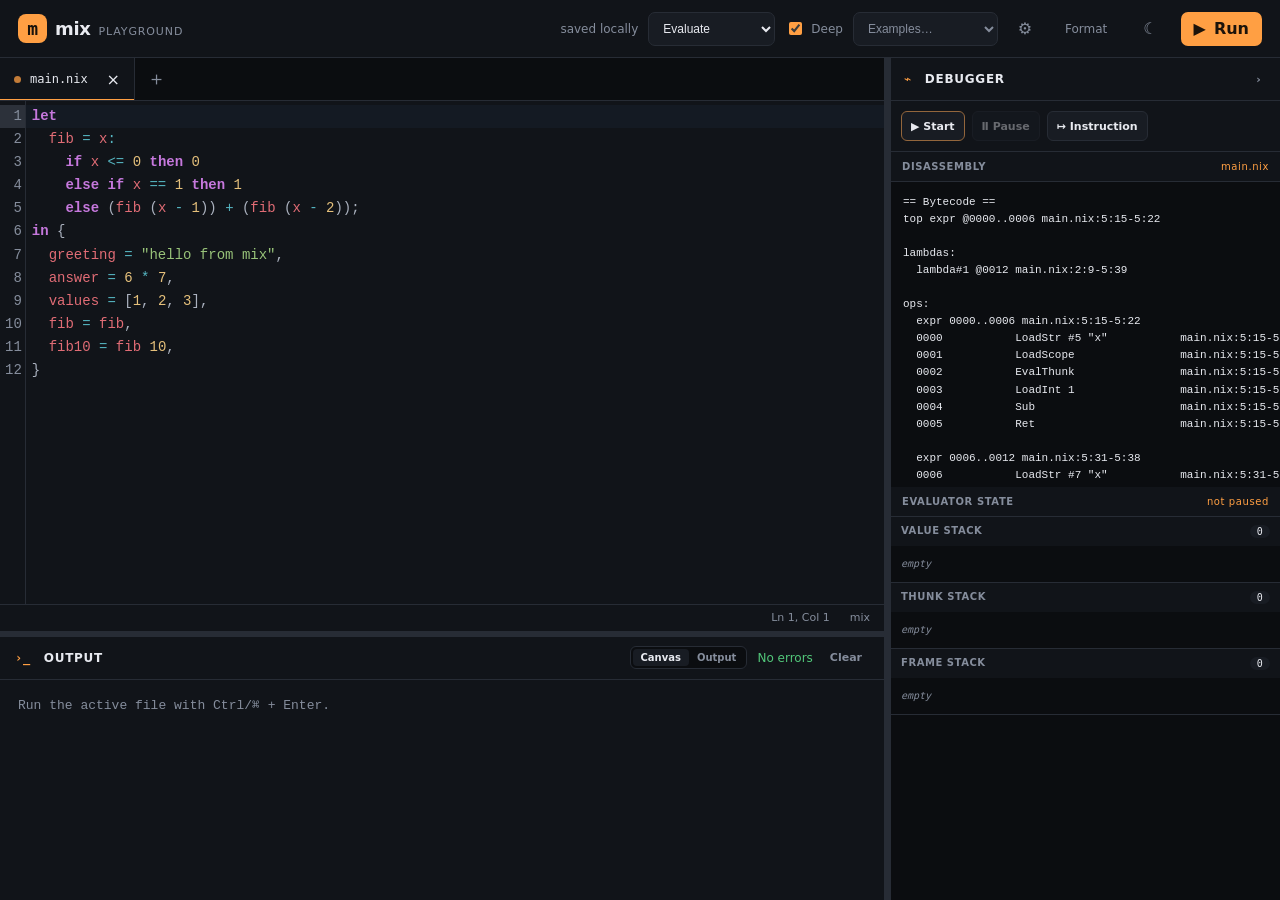
<file: index.html>
<!doctype html>
<html lang="en">
  <head>
    <meta charset="utf-8">
    <meta name="viewport" content="width=device-width, initial-scale=1">
    <meta name="description" content="A multi-file browser playground for the mix language">
    <title>mix playground</title>
    <link rel="stylesheet" href="style.css">
  <script src="./index-NRADBG5I.js" type="module" crossorigin></script></head>
  <body>
    <main id="app" class="app" hidden>
      <header class="topbar">
        <a class="brand" href="." aria-label="mix playground home">
          <span class="brand-mark">m</span><span>mix</span><small>playground</small>
        </a>
        <div class="top-actions">
          <span id="saveState" class="save-state">saved locally</span>
          <select id="runnerMode" class="runner-select" aria-label="Runner mode">
            <option value="evaluate">Evaluate</option>
            <option value="canvas">Canvas loop</option>
          </select>
          <label id="deepEvalLabel" class="deep-toggle">
            <input id="deepEval" type="checkbox" checked>
            Deep
          </label>
          <select id="exampleSelect" class="runner-select example-select" aria-label="Load an example">
            <option value="">Examples…</option>
            <option value="simple">Simple values</option>
            <option value="parser">Expression parser</option>
            <option value="interactive">Interactive canvas</option>
          </select>
          <details id="settingsMenu" class="settings-menu">
            <summary class="button subtle" aria-label="Evaluator settings" title="Evaluator settings">⚙</summary>
            <div class="settings-popover">
              <div class="settings-heading">Resource limits</div>
              <label>Frame stack<select id="maxFrames"></select></label>
              <label>Thunk stack<select id="maxThunks"></select></label>
              <label>Value stack<select id="maxValues"></select></label>
              <p>Changes restart and recompile the evaluator.</p>
            </div>
          </details>
          <button id="formatButton" class="button subtle format-button" type="button" title="Format active file (Shift+Alt+F)">Format</button>
          <button id="themeButton" class="button subtle" type="button" aria-label="Toggle theme">☾</button>
          <button id="runButton" class="button run" type="button"><span>▶</span> Run</button>
        </div>
      </header>

      <div id="workbench" class="workbench">
      <section class="workspace">
        <div class="editor-pane">
          <nav class="tabs" aria-label="Open files">
            <div id="tabList" class="tab-list" role="tablist"></div>
            <button id="newFileButton" class="new-tab" type="button" title="New file">＋</button>
          </nav>
          <div id="editor" class="editor"></div>
          <footer class="statusbar">
            <span id="cursorStatus">Ln 1, Col 1</span>
            <span>mix</span>
          </footer>
        </div>

        <div id="splitter" class="splitter" role="separator" aria-orientation="horizontal"></div>

        <section class="output-pane" aria-label="Program output">
          <header class="panel-header">
            <div><span class="prompt">›_</span> Output</div>
            <div class="panel-actions">
              <div id="runnerViewSwitch" class="runner-view-switch" hidden>
                <button id="canvasViewButton" class="runner-view-button active" type="button">Canvas</button>
                <button id="outputViewButton" class="runner-view-button" type="button">Output</button>
              </div>
              <span id="runStatus" class="run-status">Ready</span>
              <button id="clearButton" class="icon-button" type="button" title="Clear output">Clear</button>
            </div>
          </header>
          <canvas id="runnerCanvas" class="runner-canvas" tabindex="0" hidden></canvas>
          <pre id="output" class="output"><span class="muted">Run the active file with Ctrl/⌘ + Enter.</span></pre>
        </section>
      </section>
      <div id="debugSplitter" class="debug-splitter" role="separator" aria-orientation="vertical"></div>
      <aside id="debugPane" class="debug-pane" aria-label="Debugger">
        <header class="debug-header">
          <div><span class="prompt">⌁</span> Debugger</div>
          <button id="debugToggle" class="icon-button debug-toggle" type="button" title="Minimize debugger" aria-label="Minimize debugger">›</button>
        </header>
        <div class="debug-controls">
          <button id="debugStart" class="debug-control primary" type="button"><span>▶</span> Start</button>
          <button id="debugPause" class="debug-control" type="button"><span>Ⅱ</span> Pause</button>
          <button id="debugStepInstruction" class="debug-control" type="button"><span>↦</span> Instruction</button>
          <button id="debugStepFrame" class="debug-control canvas-debug-only" type="button"><span>▣</span> Frame</button>
        </div>
        <div id="frameTimings" class="frame-timings canvas-debug-only" aria-label="Frame calculation timings">
          <span class="timing-label">Frame compute</span>
          <span><small>current</small><strong id="frameTimeCurrent">—</strong></span>
          <span><small>avg 60</small><strong id="frameTimeAverage">—</strong></span>
          <span><small>min</small><strong id="frameTimeMin">—</strong></span>
          <span><small>max</small><strong id="frameTimeMax">—</strong></span>
          <span class="timing-label">Frame work</span>
          <span><small>steps</small><strong id="frameStepsCurrent">—</strong></span>
          <span><small>avg 60</small><strong id="frameStepsAverage">—</strong></span>
          <span><small>steps / time</small><strong id="frameRateCurrent">—</strong></span>
          <span><small>avg rate</small><strong id="frameRateAverage">—</strong></span>
        </div>
        <div class="debug-section-title">
          <span>Disassembly</span>
          <span id="debugProgramStatus">not compiled</span>
        </div>
        <pre id="disassembly" class="disassembly"><span class="muted">Compiled bytecode will appear here.</span></pre>
        <div class="debug-section-title">
          <span>Evaluator state</span>
          <span id="evaluatorStatus">not paused</span>
        </div>
        <div class="evaluator-state">
          <section class="stack-inspector">
            <h3>Value stack <span id="valueStackCount">0</span></h3>
            <div id="valueStack" class="stack-list"></div>
          </section>
          <section class="stack-inspector">
            <h3>Thunk stack <span id="thunkStackCount">0</span></h3>
            <div id="thunkStack" class="stack-list"></div>
          </section>
          <section class="stack-inspector">
            <h3>Frame stack <span id="frameStackCount">0</span></h3>
            <div id="frameStack" class="stack-list"></div>
          </section>
        </div>
      </aside>
      </div>
    </main>

    <dialog id="fileDialog" class="file-dialog" aria-labelledby="fileDialogTitle">
      <form id="fileDialogForm" class="file-dialog-card" novalidate>
        <div class="file-dialog-icon" aria-hidden="true">M</div>
        <div class="file-dialog-copy">
          <h2 id="fileDialogTitle">Create a new file</h2>
          <p id="fileDialogDescription">Give this source file a unique name.</p>
        </div>
        <label class="file-name-field" for="fileNameInput">
          <span>File name</span>
          <div class="file-name-input-wrap">
            <span aria-hidden="true">›</span>
            <input id="fileNameInput" type="text" autocomplete="off" spellcheck="false" aria-describedby="fileNameError">
          </div>
        </label>
        <p id="fileNameError" class="file-name-error" role="alert" aria-live="polite"></p>
        <div class="file-dialog-actions">
          <button id="fileDialogCancel" class="dialog-button cancel" type="button">Cancel</button>
          <button id="fileDialogSubmit" class="dialog-button confirm" type="submit">Create file</button>
        </div>
      </form>
    </dialog>

    <dialog id="deleteDialog" class="file-dialog" aria-labelledby="deleteDialogTitle">
      <form id="deleteDialogForm" class="file-dialog-card delete-dialog-card">
        <div class="file-dialog-icon danger" aria-hidden="true">!</div>
        <div class="file-dialog-copy">
          <h2 id="deleteDialogTitle">Delete this file?</h2>
          <p id="deleteDialogDescription"></p>
        </div>
        <div class="delete-warning">
          This file has content. Closing its tab will permanently delete it from this browser project.
        </div>
        <div class="file-dialog-actions">
          <button id="deleteDialogCancel" class="dialog-button cancel" type="button">Keep file</button>
          <button class="dialog-button danger" type="submit">Delete file</button>
        </div>
      </form>
    </dialog>

    <div id="loading" class="loading"><span class="loader"></span> Loading mix…</div>
    
  </body>
</html>
</file>
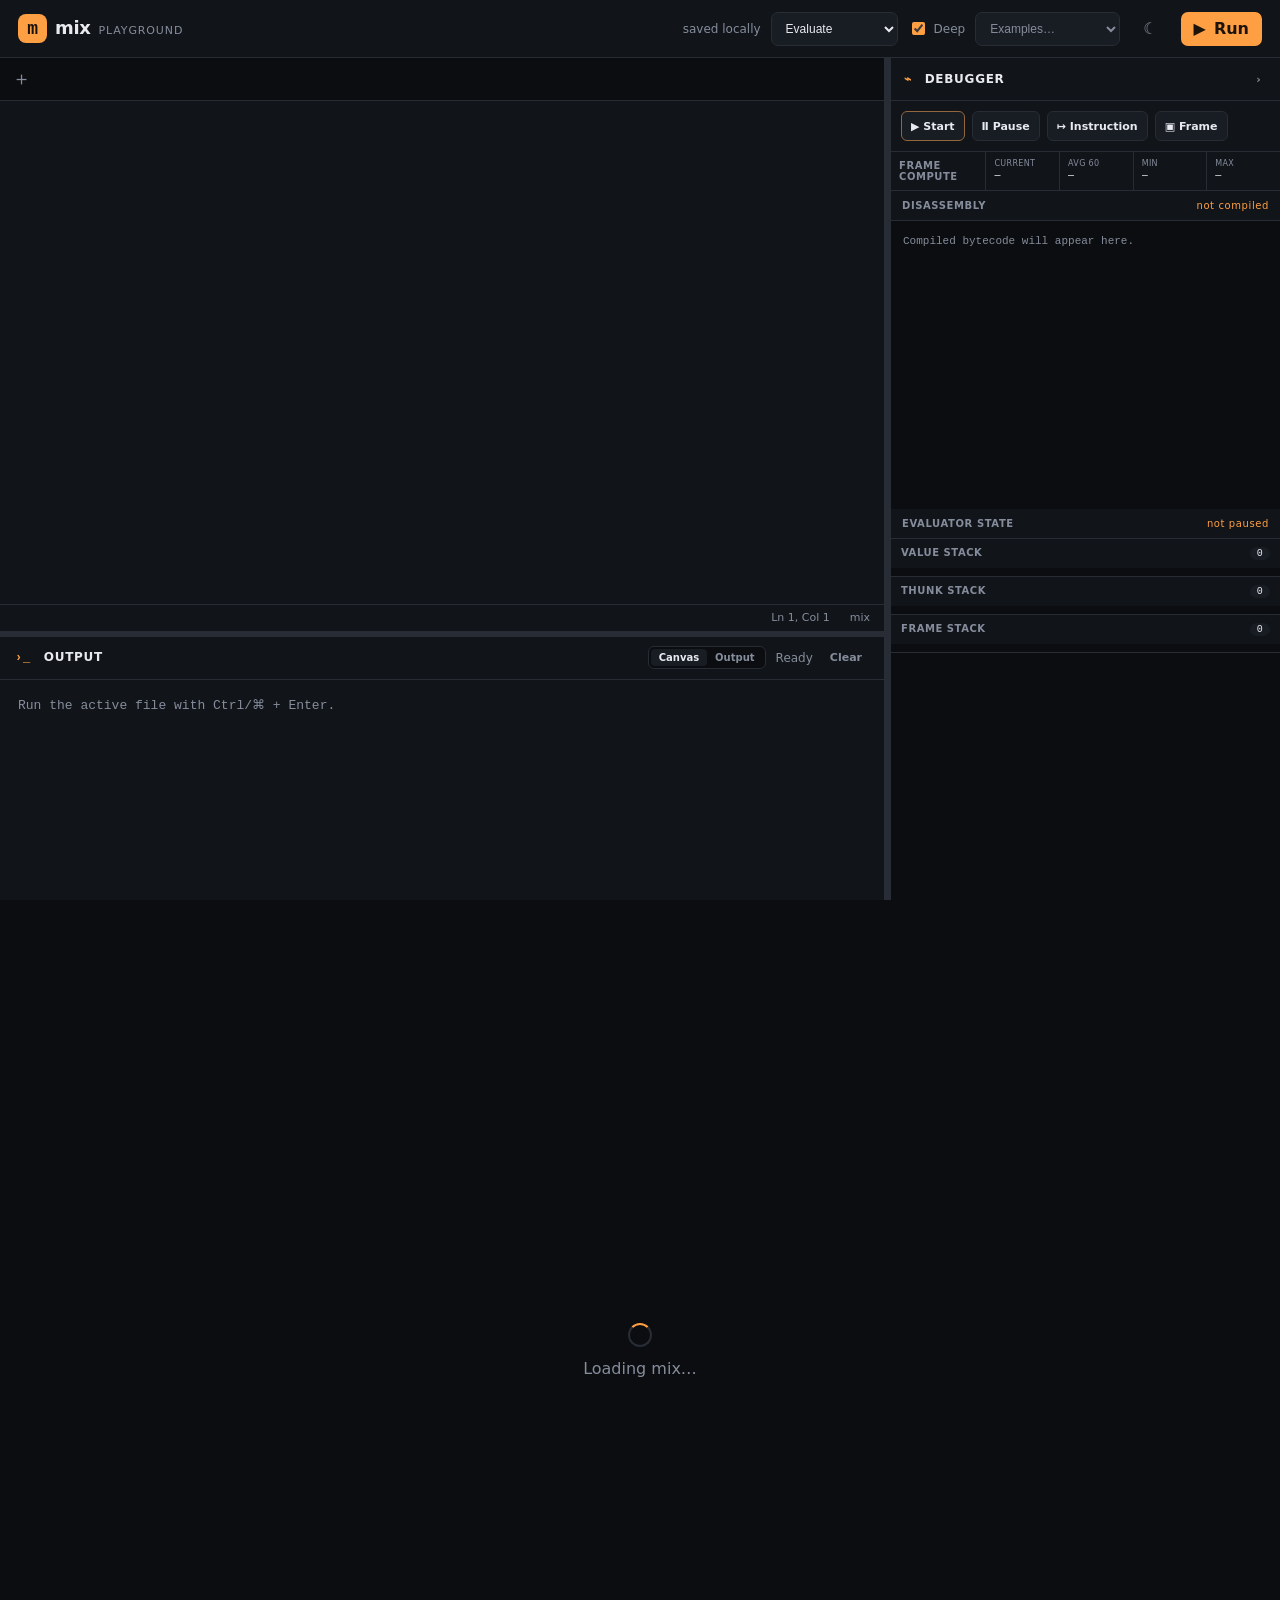
<file: web/root/index.html>
<!doctype html>
<html lang="en">
  <head>
    <meta charset="utf-8">
    <meta name="viewport" content="width=device-width, initial-scale=1">
    <meta name="description" content="A multi-file browser playground for the mix language">
    <title>mix playground</title>
    <link rel="stylesheet" href="style.css">
  </head>
  <body>
    <main id="app" class="app" hidden>
      <header class="topbar">
        <a class="brand" href="." aria-label="mix playground home">
          <span class="brand-mark">m</span><span>mix</span><small>playground</small>
        </a>
        <div class="top-actions">
          <span id="saveState" class="save-state">saved locally</span>
          <select id="runnerMode" class="runner-select" aria-label="Runner mode">
            <option value="evaluate">Evaluate</option>
            <option value="canvas">Canvas loop</option>
          </select>
          <label id="deepEvalLabel" class="deep-toggle">
            <input id="deepEval" type="checkbox" checked>
            Deep
          </label>
          <select id="exampleSelect" class="runner-select example-select" aria-label="Load an example">
            <option value="">Examples…</option>
            <option value="simple">Simple values</option>
            <option value="interactive">Interactive canvas</option>
          </select>
          <button id="themeButton" class="button subtle" type="button" aria-label="Toggle theme">☾</button>
          <button id="runButton" class="button run" type="button"><span>▶</span> Run</button>
        </div>
      </header>

      <div id="workbench" class="workbench">
      <section class="workspace">
        <div class="editor-pane">
          <nav class="tabs" aria-label="Open files">
            <div id="tabList" class="tab-list" role="tablist"></div>
            <button id="newFileButton" class="new-tab" type="button" title="New file">＋</button>
          </nav>
          <div id="editor" class="editor"></div>
          <footer class="statusbar">
            <span id="cursorStatus">Ln 1, Col 1</span>
            <span>mix</span>
          </footer>
        </div>

        <div id="splitter" class="splitter" role="separator" aria-orientation="horizontal"></div>

        <section class="output-pane" aria-label="Program output">
          <header class="panel-header">
            <div><span class="prompt">›_</span> Output</div>
            <div class="panel-actions">
              <div id="runnerViewSwitch" class="runner-view-switch" hidden>
                <button id="canvasViewButton" class="runner-view-button active" type="button">Canvas</button>
                <button id="outputViewButton" class="runner-view-button" type="button">Output</button>
              </div>
              <span id="runStatus" class="run-status">Ready</span>
              <button id="clearButton" class="icon-button" type="button" title="Clear output">Clear</button>
            </div>
          </header>
          <canvas id="runnerCanvas" class="runner-canvas" tabindex="0" hidden></canvas>
          <pre id="output" class="output"><span class="muted">Run the active file with Ctrl/⌘ + Enter.</span></pre>
        </section>
      </section>
      <div id="debugSplitter" class="debug-splitter" role="separator" aria-orientation="vertical"></div>
      <aside id="debugPane" class="debug-pane" aria-label="Debugger">
        <header class="debug-header">
          <div><span class="prompt">⌁</span> Debugger</div>
          <button id="debugToggle" class="icon-button debug-toggle" type="button" title="Minimize debugger" aria-label="Minimize debugger">›</button>
        </header>
        <div class="debug-controls">
          <button id="debugStart" class="debug-control primary" type="button"><span>▶</span> Start</button>
          <button id="debugPause" class="debug-control" type="button"><span>Ⅱ</span> Pause</button>
          <button id="debugStepInstruction" class="debug-control" type="button"><span>↦</span> Instruction</button>
          <button id="debugStepFrame" class="debug-control canvas-debug-only" type="button"><span>▣</span> Frame</button>
        </div>
        <div id="frameTimings" class="frame-timings canvas-debug-only" aria-label="Frame calculation timings">
          <span class="timing-label">Frame compute</span>
          <span><small>current</small><strong id="frameTimeCurrent">—</strong></span>
          <span><small>avg 60</small><strong id="frameTimeAverage">—</strong></span>
          <span><small>min</small><strong id="frameTimeMin">—</strong></span>
          <span><small>max</small><strong id="frameTimeMax">—</strong></span>
        </div>
        <div class="debug-section-title">
          <span>Disassembly</span>
          <span id="debugProgramStatus">not compiled</span>
        </div>
        <pre id="disassembly" class="disassembly"><span class="muted">Compiled bytecode will appear here.</span></pre>
        <div class="debug-section-title">
          <span>Evaluator state</span>
          <span id="evaluatorStatus">not paused</span>
        </div>
        <div class="evaluator-state">
          <section class="stack-inspector">
            <h3>Value stack <span id="valueStackCount">0</span></h3>
            <div id="valueStack" class="stack-list"></div>
          </section>
          <section class="stack-inspector">
            <h3>Thunk stack <span id="thunkStackCount">0</span></h3>
            <div id="thunkStack" class="stack-list"></div>
          </section>
          <section class="stack-inspector">
            <h3>Frame stack <span id="frameStackCount">0</span></h3>
            <div id="frameStack" class="stack-list"></div>
          </section>
        </div>
      </aside>
      </div>
    </main>

    <dialog id="fileDialog" class="file-dialog" aria-labelledby="fileDialogTitle">
      <form id="fileDialogForm" class="file-dialog-card" novalidate>
        <div class="file-dialog-icon" aria-hidden="true">M</div>
        <div class="file-dialog-copy">
          <h2 id="fileDialogTitle">Create a new file</h2>
          <p id="fileDialogDescription">Give this source file a unique name.</p>
        </div>
        <label class="file-name-field" for="fileNameInput">
          <span>File name</span>
          <div class="file-name-input-wrap">
            <span aria-hidden="true">›</span>
            <input id="fileNameInput" type="text" autocomplete="off" spellcheck="false" aria-describedby="fileNameError">
          </div>
        </label>
        <p id="fileNameError" class="file-name-error" role="alert" aria-live="polite"></p>
        <div class="file-dialog-actions">
          <button id="fileDialogCancel" class="dialog-button cancel" type="button">Cancel</button>
          <button id="fileDialogSubmit" class="dialog-button confirm" type="submit">Create file</button>
        </div>
      </form>
    </dialog>

    <dialog id="deleteDialog" class="file-dialog" aria-labelledby="deleteDialogTitle">
      <form id="deleteDialogForm" class="file-dialog-card delete-dialog-card">
        <div class="file-dialog-icon danger" aria-hidden="true">!</div>
        <div class="file-dialog-copy">
          <h2 id="deleteDialogTitle">Delete this file?</h2>
          <p id="deleteDialogDescription"></p>
        </div>
        <div class="delete-warning">
          This file has content. Closing its tab will permanently delete it from this browser project.
        </div>
        <div class="file-dialog-actions">
          <button id="deleteDialogCancel" class="dialog-button cancel" type="button">Keep file</button>
          <button class="dialog-button danger" type="submit">Delete file</button>
        </div>
      </form>
    </dialog>

    <div id="loading" class="loading"><span class="loader"></span> Loading mix…</div>
    <script type="module" src="src/main.ts"></script>
  </body>
</html>
</file>
<file: style.css>
:root {
  color-scheme: dark;
  --bg: #0b0d10;
  --surface: #111419;
  --surface-2: #181c23;
  --border: #272c35;
  --text: #e8eaf0;
  --muted: #858d9c;
  --accent: #ff9f43;
  --accent-2: #ffbd72;
  --success: #52c77a;
  --error: #ff6b72;
  --editor-height: 68%;
  --debug-width: 390px;
  font-family: Inter, ui-sans-serif, system-ui, sans-serif;
}

:root[data-theme="light"] {
  color-scheme: light;
  --bg: #f4f2ed;
  --surface: #fffefa;
  --surface-2: #ebe8e1;
  --border: #d7d2c8;
  --text: #202126;
  --muted: #73716d;
  --accent: #d7670a;
  --accent-2: #a74b00;
}

* { box-sizing: border-box; }
html, body { height: 100%; margin: 0; background: var(--bg); color: var(--text); }
button { font: inherit; color: inherit; }
.app { height: 100%; display: grid; grid-template-rows: 58px minmax(0, 1fr); }
.topbar { display: flex; align-items: center; justify-content: space-between; padding: 0 18px; border-bottom: 1px solid var(--border); background: var(--surface); }
.brand { display: flex; align-items: baseline; gap: 8px; color: var(--text); text-decoration: none; font-size: 18px; font-weight: 750; letter-spacing: -.02em; }
.brand-mark { display: grid; place-items: center; width: 29px; height: 29px; border-radius: 8px; background: var(--accent); color: #19120b; font-family: ui-monospace, monospace; }
.brand small { color: var(--muted); font-size: 11px; font-weight: 500; letter-spacing: .08em; text-transform: uppercase; }
.top-actions, .panel-actions { display: flex; align-items: center; gap: 10px; }
.save-state { color: var(--muted); font-size: 12px; }
.runner-select { height: 34px; padding: 0 28px 0 10px; border: 1px solid var(--border); border-radius: 7px; background: var(--surface-2); color: var(--text); font-size: 12px; }
.deep-toggle { display: flex; align-items: center; gap: 6px; color: var(--muted); font-size: 12px; }
.deep-toggle input { accent-color: var(--accent); }
.button, .icon-button, .new-tab, .tab { border: 0; cursor: pointer; }
.button { min-height: 34px; padding: 0 13px; border-radius: 7px; }
.button.subtle, .icon-button { background: transparent; color: var(--muted); }
.button.subtle:hover, .icon-button:hover { background: var(--surface-2); color: var(--text); }
.button.run { display: flex; gap: 8px; align-items: center; background: var(--accent); color: #1c130a; font-weight: 700; }
.button.run:hover { background: var(--accent-2); }
.example-select { max-width: 145px; color: var(--muted); }
.format-button { font-size: 12px; }
.settings-menu { position: relative; }
.settings-menu summary { display: grid; min-width: 34px; padding: 0; place-items: center; cursor: pointer; list-style: none; }
.settings-menu summary::-webkit-details-marker { display: none; }
.settings-menu[open] summary { background: var(--surface-2); color: var(--text); }
.settings-popover { position: absolute; z-index: 20; top: calc(100% + 10px); right: 0; width: 230px; display: grid; gap: 10px; padding: 14px; border: 1px solid var(--border); border-radius: 10px; background: var(--surface); box-shadow: 0 16px 48px rgb(0 0 0 / .35); }
.settings-heading { color: var(--text); font-size: 12px; font-weight: 750; letter-spacing: .045em; text-transform: uppercase; }
.settings-popover label { display: grid; grid-template-columns: 1fr 78px; align-items: center; gap: 10px; color: var(--muted); font-size: 11px; }
.settings-popover select { width: 100%; height: 30px; padding: 0 7px; border: 1px solid var(--border); border-radius: 6px; background: var(--surface-2); color: var(--text); font: 11px ui-monospace, monospace; }
.settings-popover select:focus { border-color: var(--accent); outline: none; }
.settings-popover p { margin: 2px 0 0; color: var(--muted); font-size: 10px; line-height: 1.45; }
.workbench { min-width: 0; min-height: 0; display: grid; grid-template-columns: minmax(0, 1fr) 6px var(--debug-width); overflow: hidden; }
.workspace { min-width: 0; min-height: 0; display: grid; grid-template-rows: minmax(190px, var(--editor-height)) 6px minmax(120px, 1fr); }
.editor-pane, .output-pane { min-height: 0; display: flex; flex-direction: column; background: var(--surface); }
.tabs { height: 43px; flex: 0 0 43px; display: flex; align-items: stretch; border-bottom: 1px solid var(--border); background: var(--bg); overflow: hidden; }
.tab-list { display: flex; min-width: 0; overflow-x: auto; scrollbar-width: thin; }
.tab { position: relative; display: flex; align-items: center; gap: 9px; min-width: 135px; max-width: 220px; padding: 0 10px 0 14px; background: transparent; color: var(--muted); border-right: 1px solid var(--border); white-space: nowrap; }
.tab.active { background: var(--surface); color: var(--text); }
.tab.active::after { content: ""; position: absolute; inset: auto 0 -1px; height: 2px; background: var(--accent); }
.file-dot { width: 7px; height: 7px; border-radius: 50%; background: var(--accent); opacity: .75; }
.tab-name { overflow: hidden; text-overflow: ellipsis; flex: 1; text-align: left; font-family: ui-monospace, monospace; font-size: 12px; }
.close { padding: 2px 4px; border-radius: 4px; opacity: 0; font-size: 16px; }
.tab:hover .close, .tab.active .close { opacity: 1; }
.close:hover { background: var(--surface-2); }
.new-tab { width: 42px; flex: 0 0 42px; background: transparent; color: var(--muted); font-size: 19px; }
.new-tab:hover { color: var(--text); background: var(--surface-2); }
.editor { min-height: 0; flex: 1; overflow: hidden; }
.editor .cm-editor { height: 100%; background: var(--surface); }
.editor .cm-scroller { font-family: "SFMono-Regular", Consolas, "Liberation Mono", monospace; font-size: 14px; line-height: 1.65; }
.editor .cm-gutters { background: var(--surface); color: var(--muted); border-right: 1px solid var(--border); }
.editor .cm-focused { outline: none; }
.mix-diagnostic {
  text-decoration-line: underline;
  text-decoration-style: wavy;
  text-decoration-thickness: 1.5px;
  text-underline-offset: 3px;
  cursor: help;
}
.mix-diagnostic-error { text-decoration-color: var(--error); background: color-mix(in srgb, var(--error) 7%, transparent); }
.mix-diagnostic-warning { text-decoration-color: #f4c76b; background: rgb(244 199 107 / .06); }
.mix-diagnostic-info { text-decoration-color: #7db7ff; background: rgb(125 183 255 / .06); }
.mix-evaluation {
  border-radius: 2px;
  background: color-mix(in srgb, var(--accent) 22%, transparent);
  box-shadow: inset 0 -1px color-mix(in srgb, var(--accent) 78%, transparent);
}
.mix-identifier-usage {
  border-radius: 2px;
  background: rgb(92 179 255 / .14);
  box-shadow: inset 0 -1px 0 rgb(92 179 255 / .7);
}
.mix-identifier-definition {
  border-radius: 2px;
  background: rgb(183 128 255 / .18);
  box-shadow: inset 0 -2px 0 rgb(183 128 255 / .85);
}
.mix-identifier-focus {
  border-radius: 2px;
  background: rgb(255 196 92 / .24);
  box-shadow: inset 0 0 0 1px rgb(255 196 92 / .8);
}
.editor .cm-panels {
  border-bottom: 1px solid var(--border);
  background: var(--surface-2);
  color: var(--text);
}
.editor .cm-search { padding: 6px 8px; font-family: inherit; }
.editor .cm-search input,
.editor .cm-search button {
  border: 1px solid var(--border);
  border-radius: 4px;
  background: var(--surface);
  color: var(--text);
}
.editor .cm-search input:focus { border-color: var(--accent); outline: none; }
.editor .cm-searchMatch {
  outline: 1px solid rgb(255 196 92 / .6);
  background: rgb(255 196 92 / .22);
}
.editor .cm-searchMatch.cm-searchMatch-selected {
  outline-color: #ff9f43;
  background: rgb(255 159 67 / .34);
}
.cm-tooltip.cm-tooltip-hover {
  border: 0;
  border-radius: 8px;
  background: transparent;
  box-shadow: 0 10px 32px rgb(0 0 0 / .32);
}
.mix-diagnostic-tooltip {
  max-width: min(420px, calc(100vw - 24px));
  overflow: hidden;
  border: 1px solid var(--border);
  border-left: 3px solid #7db7ff;
  border-radius: 8px;
  background: var(--surface-2);
  color: var(--text);
  font: 12px/1.5 Inter, ui-sans-serif, system-ui, sans-serif;
}
.mix-diagnostic-tooltip.error { border-left-color: var(--error); }
.mix-diagnostic-tooltip.warning { border-left-color: #f4c76b; }
.mix-diagnostic-tooltip-heading {
  padding: 7px 10px 5px;
  color: var(--muted);
  font-size: 10px;
  font-weight: 750;
  letter-spacing: .08em;
  text-transform: uppercase;
}
.mix-diagnostic-tooltip-message {
  padding: 0 10px 9px;
  white-space: pre-wrap;
}
.statusbar { height: 27px; display: flex; justify-content: flex-end; align-items: center; gap: 20px; padding: 0 14px; border-top: 1px solid var(--border); color: var(--muted); font-size: 11px; }
.splitter { background: var(--border); cursor: row-resize; transition: background .12s; }
.splitter:hover { background: var(--accent); }
.debug-splitter { background: var(--border); cursor: col-resize; transition: background .12s; }
.debug-splitter:hover { background: var(--accent); }
.debug-pane { min-width: 0; min-height: 0; display: flex; flex-direction: column; border-left: 1px solid var(--border); background: var(--surface); }
.debug-header { height: 43px; flex: 0 0 43px; display: flex; align-items: center; justify-content: space-between; padding: 0 8px 0 13px; border-bottom: 1px solid var(--border); font-size: 12px; font-weight: 700; letter-spacing: .06em; text-transform: uppercase; }
.debug-toggle { width: 27px; height: 27px; font-size: 19px; line-height: 1; }
.debug-controls { display: flex; flex-wrap: wrap; align-items: center; gap: 7px; padding: 10px; border-bottom: 1px solid var(--border); }
.debug-control { min-height: 30px; padding: 0 9px; border: 1px solid var(--border); border-radius: 6px; background: var(--surface-2); color: var(--text); cursor: pointer; font-size: 11px; font-weight: 650; }
.debug-control.primary { border-color: color-mix(in srgb, var(--accent) 50%, var(--border)); }
.debug-control:hover:not(:disabled) { border-color: var(--accent); color: var(--accent); }
.debug-control:disabled { cursor: default; opacity: .4; }
.frame-timings { display: grid; grid-template-columns: minmax(82px, 1.3fr) repeat(4, minmax(48px, 1fr)); gap: 1px; border-bottom: 1px solid var(--border); background: var(--border); }
.frame-timings > span { min-width: 0; display: flex; flex-direction: column; justify-content: center; gap: 2px; padding: 7px 8px; background: var(--surface); }
.frame-timings .timing-label { color: var(--muted); font-size: 10px; font-weight: 700; letter-spacing: .055em; text-transform: uppercase; }
.frame-timings small { color: var(--muted); font-size: 8px; letter-spacing: .04em; text-transform: uppercase; }
.frame-timings strong { overflow: hidden; color: var(--text); font: 10px/1.25 ui-monospace, monospace; text-overflow: ellipsis; white-space: nowrap; }
.canvas-debug-only[hidden] { display: none; }
.debug-section-title { display: flex; justify-content: space-between; padding: 9px 11px; border-bottom: 1px solid var(--border); color: var(--muted); font-size: 10px; font-weight: 700; letter-spacing: .06em; text-transform: uppercase; }
.debug-section-title span:last-child { min-width: 0; overflow: hidden; text-overflow: ellipsis; color: var(--accent); font-weight: 500; text-transform: none; }
.disassembly { flex: 0 1 44%; min-height: 110px; overflow: auto; margin: 0; padding: 12px; color: var(--text); background: var(--bg); font: 11px/1.55 "SFMono-Regular", Consolas, "Liberation Mono", monospace; white-space: pre; tab-size: 2; }
.disassembly-line { display: block; min-width: max-content; margin: 0 -12px; padding: 0 12px; }
.disassembly-line.active { background: color-mix(in srgb, var(--accent) 18%, transparent); color: var(--accent-2); box-shadow: inset 3px 0 var(--accent); }
.evaluator-state { flex: 1 1 56%; min-height: 120px; overflow: auto; background: var(--bg); }
.stack-inspector { border-bottom: 1px solid var(--border); }
.stack-inspector h3 { position: sticky; top: 0; z-index: 1; display: flex; justify-content: space-between; margin: 0; padding: 8px 10px; background: var(--surface); color: var(--muted); font-size: 10px; letter-spacing: .055em; text-transform: uppercase; }
.stack-inspector h3 span { display: inline-grid; min-width: 20px; place-items: center; padding: 1px 5px; border-radius: 9px; background: var(--surface-2); color: var(--text); font: 10px ui-monospace, monospace; }
.stack-list { padding: 4px 0; }
.stack-entry { border-bottom: 1px solid color-mix(in srgb, var(--border) 60%, transparent); font: 10px/1.45 "SFMono-Regular", Consolas, monospace; }
.stack-entry:last-child { border-bottom: 0; }
.stack-entry summary { display: grid; grid-template-columns: 24px minmax(0, 1fr); align-items: center; padding: 6px 9px; cursor: pointer; list-style: none; }
.stack-entry summary::-webkit-details-marker { display: none; }
.stack-entry summary::before { content: "›"; grid-column: 1; grid-row: 1; color: var(--accent); transition: transform .12s; }
.stack-entry[open] summary::before { transform: rotate(90deg); }
.stack-position { grid-column: 1; grid-row: 1; padding-left: 10px; color: var(--muted); }
.stack-summary { min-width: 0; overflow: hidden; color: var(--text); text-overflow: ellipsis; white-space: nowrap; }
.stack-entry pre { overflow: auto; margin: 0; padding: 8px 10px 10px 33px; border-top: 1px solid color-mix(in srgb, var(--border) 55%, transparent); background: color-mix(in srgb, var(--surface-2) 55%, var(--bg)); color: var(--muted); font: inherit; white-space: pre-wrap; word-break: break-word; }
.stack-empty { padding: 7px 10px; color: var(--muted); font: 10px/1.4 ui-monospace, monospace; font-style: italic; }
.workbench.debug-collapsed { grid-template-columns: minmax(0, 1fr) 0 42px; }
.debug-collapsed .debug-splitter { display: none; }
.debug-collapsed .debug-pane { border-left: 1px solid var(--border); }
.debug-collapsed .debug-header { justify-content: center; height: 100%; padding: 7px; border-bottom: 0; }
.debug-collapsed .debug-header > div,
.debug-collapsed .debug-pane > :not(.debug-header) { display: none; }
.panel-header { height: 43px; flex: 0 0 43px; display: flex; align-items: center; justify-content: space-between; padding: 0 15px; border-bottom: 1px solid var(--border); font-size: 12px; font-weight: 650; text-transform: uppercase; letter-spacing: .06em; }
.runner-view-switch { display: flex; padding: 2px; border: 1px solid var(--border); border-radius: 6px; background: var(--bg); }
.runner-view-button { padding: 3px 8px; border: 0; border-radius: 4px; background: transparent; color: var(--muted); cursor: pointer; font-size: 10px; font-weight: 650; }
.runner-view-button.active { background: var(--surface-2); color: var(--text); }
.prompt { margin-right: 8px; color: var(--accent); font-family: ui-monospace, monospace; }
.run-status { color: var(--muted); font-weight: 500; text-transform: none; letter-spacing: 0; }
.run-status.busy { color: var(--accent); }
.run-status.success { color: var(--success); }
.run-status.error { color: var(--error); }
.icon-button { padding: 5px 7px; border-radius: 5px; font-size: 11px; text-transform: none; }
.output { flex: 1; min-height: 0; overflow: auto; margin: 0; padding: 16px 18px; color: var(--text); font: 13px/1.55 "SFMono-Regular", Consolas, "Liberation Mono", monospace; white-space: pre-wrap; }
.runner-canvas { display: block; width: 100%; min-height: 0; flex: 1; background: #0b0d10; outline: none; }
.runner-canvas:focus-visible { box-shadow: inset 0 0 0 2px var(--accent); }
.runner-canvas[hidden], .output[hidden] { display: none; }
.source-link { color: inherit; border-radius: 3px; text-decoration: underline; text-decoration-color: color-mix(in srgb, currentColor 45%, transparent); text-underline-offset: 3px; cursor: pointer; }
.source-link:hover { background: color-mix(in srgb, var(--accent) 14%, transparent); color: var(--accent); text-decoration-color: currentColor; }
.source-link:focus-visible { outline: 2px solid var(--accent); outline-offset: 2px; }
.ansi-bold { font-weight: 750; }
.ansi-dim { opacity: .68; }
.ansi-fg-30 { color: #0b0d10; }
.ansi-fg-31, .ansi-fg-91 { color: #ff737b; }
.ansi-fg-32, .ansi-fg-92 { color: #65d98b; }
.ansi-fg-33, .ansi-fg-93 { color: #f4c76b; }
.ansi-fg-34, .ansi-fg-94 { color: #7db7ff; }
.ansi-fg-35, .ansi-fg-95 { color: #d99aff; }
.ansi-fg-36, .ansi-fg-96 { color: #70d8e8; }
.ansi-fg-37, .ansi-fg-97 { color: #f4f5f7; }
.ansi-fg-90 { color: var(--muted); }
.ansi-bg-40 { background: #0b0d10; }
.ansi-bg-41 { background: rgb(255 107 114 / .2); }
.ansi-bg-42 { background: rgb(82 199 122 / .18); }
.ansi-bg-43 { background: rgb(244 199 107 / .18); }
.ansi-bg-44 { background: rgb(125 183 255 / .18); }
.ansi-bg-45 { background: rgb(217 154 255 / .18); }
.ansi-bg-46 { background: rgb(112 216 232 / .18); }
.ansi-bg-47 { background: rgb(244 245 247 / .12); }
.muted { color: var(--muted); }
.file-dialog { width: min(440px, calc(100vw - 28px)); padding: 0; border: 1px solid color-mix(in srgb, var(--border) 72%, var(--accent)); border-radius: 14px; background: var(--surface); color: var(--text); box-shadow: 0 24px 80px rgb(0 0 0 / .46), 0 0 0 1px rgb(255 255 255 / .025); }
.file-dialog::backdrop { background: rgb(3 5 8 / .72); backdrop-filter: blur(4px); animation: dialog-backdrop-in .15s ease-out; }
.file-dialog[open] { animation: dialog-in .16s cubic-bezier(.2, .8, .2, 1); }
.file-dialog-card { display: grid; grid-template-columns: 44px 1fr; gap: 0 14px; padding: 24px; }
.file-dialog-icon { display: grid; place-items: center; width: 42px; height: 42px; border: 1px solid color-mix(in srgb, var(--accent) 38%, var(--border)); border-radius: 11px; background: color-mix(in srgb, var(--accent) 12%, var(--surface)); color: var(--accent); font: 700 16px/1 ui-monospace, monospace; }
.file-dialog-icon.danger { border-color: color-mix(in srgb, var(--error) 45%, var(--border)); background: color-mix(in srgb, var(--error) 12%, var(--surface)); color: var(--error); }
.file-dialog-copy h2 { margin: 1px 0 5px; font-size: 17px; letter-spacing: -.015em; }
.file-dialog-copy p { margin: 0; color: var(--muted); font-size: 12px; line-height: 1.5; }
.file-name-field { grid-column: 1 / -1; display: grid; gap: 7px; margin-top: 22px; color: var(--muted); font-size: 11px; font-weight: 650; letter-spacing: .055em; text-transform: uppercase; }
.file-name-input-wrap { height: 42px; display: flex; align-items: center; gap: 9px; padding: 0 12px; border: 1px solid var(--border); border-radius: 8px; background: var(--bg); color: var(--accent); transition: border-color .12s, box-shadow .12s; }
.file-name-input-wrap:focus-within { border-color: var(--accent); box-shadow: 0 0 0 3px color-mix(in srgb, var(--accent) 15%, transparent); }
.file-name-input-wrap:has(input[aria-invalid="true"]) { border-color: var(--error); box-shadow: 0 0 0 3px color-mix(in srgb, var(--error) 13%, transparent); }
.file-name-input-wrap input { width: 100%; min-width: 0; border: 0; outline: 0; background: transparent; color: var(--text); font: 13px/1.4 "SFMono-Regular", Consolas, monospace; }
.file-name-input-wrap input::selection { background: color-mix(in srgb, var(--accent) 35%, transparent); }
.file-name-error { grid-column: 1 / -1; min-height: 18px; margin: 7px 0 0; color: var(--error); font-size: 11px; }
.delete-warning { grid-column: 1 / -1; margin-top: 22px; padding: 12px 13px; border: 1px solid color-mix(in srgb, var(--error) 32%, var(--border)); border-radius: 8px; background: color-mix(in srgb, var(--error) 8%, var(--surface)); color: var(--text); font-size: 12px; line-height: 1.5; }
.delete-dialog-card .file-dialog-actions { margin-top: 20px; }
.file-dialog-actions { grid-column: 1 / -1; display: flex; justify-content: flex-end; gap: 9px; margin-top: 8px; }
.dialog-button { min-height: 35px; padding: 0 14px; border: 1px solid var(--border); border-radius: 7px; cursor: pointer; font-size: 12px; font-weight: 650; }
.dialog-button.cancel { background: var(--surface-2); color: var(--text); }
.dialog-button.cancel:hover { border-color: var(--muted); }
.dialog-button.confirm { border-color: var(--accent); background: var(--accent); color: #1c130a; }
.dialog-button.confirm:hover { background: var(--accent-2); border-color: var(--accent-2); }
.dialog-button.danger { border-color: var(--error); background: var(--error); color: #fff; }
.dialog-button.danger:hover { border-color: color-mix(in srgb, var(--error) 82%, #fff); background: color-mix(in srgb, var(--error) 82%, #fff); }
@keyframes dialog-in { from { opacity: 0; transform: translateY(8px) scale(.98); } }
@keyframes dialog-backdrop-in { from { opacity: 0; } }
.loading { height: 100%; display: grid; place-content: center; gap: 12px; color: var(--muted); }
.loader { width: 24px; height: 24px; margin: auto; border: 2px solid var(--border); border-top-color: var(--accent); border-radius: 50%; animation: spin .7s linear infinite; }
@keyframes spin { to { transform: rotate(360deg); } }
@media (max-width: 780px) {
  .brand small, .save-state { display: none; }
  .tab { min-width: 115px; }
  .workbench { grid-template-columns: minmax(0, 1fr) 0 42px; }
  .workbench:not(.debug-collapsed) { --debug-width: min(72vw, 390px); grid-template-columns: minmax(0, 1fr) 6px var(--debug-width); }
}
</file>
<file: web/root/style.css>
:root {
  color-scheme: dark;
  --bg: #0b0d10;
  --surface: #111419;
  --surface-2: #181c23;
  --border: #272c35;
  --text: #e8eaf0;
  --muted: #858d9c;
  --accent: #ff9f43;
  --accent-2: #ffbd72;
  --success: #52c77a;
  --error: #ff6b72;
  --editor-height: 68%;
  --debug-width: 390px;
  font-family: Inter, ui-sans-serif, system-ui, sans-serif;
}

:root[data-theme="light"] {
  color-scheme: light;
  --bg: #f4f2ed;
  --surface: #fffefa;
  --surface-2: #ebe8e1;
  --border: #d7d2c8;
  --text: #202126;
  --muted: #73716d;
  --accent: #d7670a;
  --accent-2: #a74b00;
}

* { box-sizing: border-box; }
html, body { height: 100%; margin: 0; background: var(--bg); color: var(--text); }
button { font: inherit; color: inherit; }
.app { height: 100%; display: grid; grid-template-rows: 58px minmax(0, 1fr); }
.topbar { display: flex; align-items: center; justify-content: space-between; padding: 0 18px; border-bottom: 1px solid var(--border); background: var(--surface); }
.brand { display: flex; align-items: baseline; gap: 8px; color: var(--text); text-decoration: none; font-size: 18px; font-weight: 750; letter-spacing: -.02em; }
.brand-mark { display: grid; place-items: center; width: 29px; height: 29px; border-radius: 8px; background: var(--accent); color: #19120b; font-family: ui-monospace, monospace; }
.brand small { color: var(--muted); font-size: 11px; font-weight: 500; letter-spacing: .08em; text-transform: uppercase; }
.top-actions, .panel-actions { display: flex; align-items: center; gap: 10px; }
.save-state { color: var(--muted); font-size: 12px; }
.runner-select { height: 34px; padding: 0 28px 0 10px; border: 1px solid var(--border); border-radius: 7px; background: var(--surface-2); color: var(--text); font-size: 12px; }
.deep-toggle { display: flex; align-items: center; gap: 6px; color: var(--muted); font-size: 12px; }
.deep-toggle input { accent-color: var(--accent); }
.button, .icon-button, .new-tab, .tab { border: 0; cursor: pointer; }
.button { min-height: 34px; padding: 0 13px; border-radius: 7px; }
.button.subtle, .icon-button { background: transparent; color: var(--muted); }
.button.subtle:hover, .icon-button:hover { background: var(--surface-2); color: var(--text); }
.button.run { display: flex; gap: 8px; align-items: center; background: var(--accent); color: #1c130a; font-weight: 700; }
.button.run:hover { background: var(--accent-2); }
.example-select { max-width: 145px; color: var(--muted); }
.workbench { min-width: 0; min-height: 0; display: grid; grid-template-columns: minmax(0, 1fr) 6px var(--debug-width); overflow: hidden; }
.workspace { min-width: 0; min-height: 0; display: grid; grid-template-rows: minmax(190px, var(--editor-height)) 6px minmax(120px, 1fr); }
.editor-pane, .output-pane { min-height: 0; display: flex; flex-direction: column; background: var(--surface); }
.tabs { height: 43px; flex: 0 0 43px; display: flex; align-items: stretch; border-bottom: 1px solid var(--border); background: var(--bg); overflow: hidden; }
.tab-list { display: flex; min-width: 0; overflow-x: auto; scrollbar-width: thin; }
.tab { position: relative; display: flex; align-items: center; gap: 9px; min-width: 135px; max-width: 220px; padding: 0 10px 0 14px; background: transparent; color: var(--muted); border-right: 1px solid var(--border); white-space: nowrap; }
.tab.active { background: var(--surface); color: var(--text); }
.tab.active::after { content: ""; position: absolute; inset: auto 0 -1px; height: 2px; background: var(--accent); }
.file-dot { width: 7px; height: 7px; border-radius: 50%; background: var(--accent); opacity: .75; }
.tab-name { overflow: hidden; text-overflow: ellipsis; flex: 1; text-align: left; font-family: ui-monospace, monospace; font-size: 12px; }
.close { padding: 2px 4px; border-radius: 4px; opacity: 0; font-size: 16px; }
.tab:hover .close, .tab.active .close { opacity: 1; }
.close:hover { background: var(--surface-2); }
.new-tab { width: 42px; flex: 0 0 42px; background: transparent; color: var(--muted); font-size: 19px; }
.new-tab:hover { color: var(--text); background: var(--surface-2); }
.editor { min-height: 0; flex: 1; overflow: hidden; }
.editor .cm-editor { height: 100%; background: var(--surface); }
.editor .cm-scroller { font-family: "SFMono-Regular", Consolas, "Liberation Mono", monospace; font-size: 14px; line-height: 1.65; }
.editor .cm-gutters { background: var(--surface); color: var(--muted); border-right: 1px solid var(--border); }
.editor .cm-focused { outline: none; }
.mix-diagnostic {
  text-decoration-line: underline;
  text-decoration-style: wavy;
  text-decoration-thickness: 1.5px;
  text-underline-offset: 3px;
  cursor: help;
}
.mix-diagnostic-error { text-decoration-color: var(--error); background: color-mix(in srgb, var(--error) 7%, transparent); }
.mix-diagnostic-warning { text-decoration-color: #f4c76b; background: rgb(244 199 107 / .06); }
.mix-diagnostic-info { text-decoration-color: #7db7ff; background: rgb(125 183 255 / .06); }
.mix-evaluation {
  border-radius: 2px;
  background: color-mix(in srgb, var(--accent) 22%, transparent);
  box-shadow: inset 0 -1px color-mix(in srgb, var(--accent) 78%, transparent);
}
.mix-identifier-usage {
  border-radius: 2px;
  background: rgb(92 179 255 / .14);
  box-shadow: inset 0 -1px 0 rgb(92 179 255 / .7);
}
.mix-identifier-definition {
  border-radius: 2px;
  background: rgb(183 128 255 / .18);
  box-shadow: inset 0 -2px 0 rgb(183 128 255 / .85);
}
.mix-identifier-focus {
  border-radius: 2px;
  background: rgb(255 196 92 / .24);
  box-shadow: inset 0 0 0 1px rgb(255 196 92 / .8);
}
.editor .cm-panels {
  border-bottom: 1px solid var(--border);
  background: var(--surface-2);
  color: var(--text);
}
.editor .cm-search { padding: 6px 8px; font-family: inherit; }
.editor .cm-search input,
.editor .cm-search button {
  border: 1px solid var(--border);
  border-radius: 4px;
  background: var(--surface);
  color: var(--text);
}
.editor .cm-search input:focus { border-color: var(--accent); outline: none; }
.editor .cm-searchMatch {
  outline: 1px solid rgb(255 196 92 / .6);
  background: rgb(255 196 92 / .22);
}
.editor .cm-searchMatch.cm-searchMatch-selected {
  outline-color: #ff9f43;
  background: rgb(255 159 67 / .34);
}
.cm-tooltip.cm-tooltip-hover {
  border: 0;
  border-radius: 8px;
  background: transparent;
  box-shadow: 0 10px 32px rgb(0 0 0 / .32);
}
.mix-diagnostic-tooltip {
  max-width: min(420px, calc(100vw - 24px));
  overflow: hidden;
  border: 1px solid var(--border);
  border-left: 3px solid #7db7ff;
  border-radius: 8px;
  background: var(--surface-2);
  color: var(--text);
  font: 12px/1.5 Inter, ui-sans-serif, system-ui, sans-serif;
}
.mix-diagnostic-tooltip.error { border-left-color: var(--error); }
.mix-diagnostic-tooltip.warning { border-left-color: #f4c76b; }
.mix-diagnostic-tooltip-heading {
  padding: 7px 10px 5px;
  color: var(--muted);
  font-size: 10px;
  font-weight: 750;
  letter-spacing: .08em;
  text-transform: uppercase;
}
.mix-diagnostic-tooltip-message {
  padding: 0 10px 9px;
  white-space: pre-wrap;
}
.statusbar { height: 27px; display: flex; justify-content: flex-end; align-items: center; gap: 20px; padding: 0 14px; border-top: 1px solid var(--border); color: var(--muted); font-size: 11px; }
.splitter { background: var(--border); cursor: row-resize; transition: background .12s; }
.splitter:hover { background: var(--accent); }
.debug-splitter { background: var(--border); cursor: col-resize; transition: background .12s; }
.debug-splitter:hover { background: var(--accent); }
.debug-pane { min-width: 0; min-height: 0; display: flex; flex-direction: column; border-left: 1px solid var(--border); background: var(--surface); }
.debug-header { height: 43px; flex: 0 0 43px; display: flex; align-items: center; justify-content: space-between; padding: 0 8px 0 13px; border-bottom: 1px solid var(--border); font-size: 12px; font-weight: 700; letter-spacing: .06em; text-transform: uppercase; }
.debug-toggle { width: 27px; height: 27px; font-size: 19px; line-height: 1; }
.debug-controls { display: flex; flex-wrap: wrap; align-items: center; gap: 7px; padding: 10px; border-bottom: 1px solid var(--border); }
.debug-control { min-height: 30px; padding: 0 9px; border: 1px solid var(--border); border-radius: 6px; background: var(--surface-2); color: var(--text); cursor: pointer; font-size: 11px; font-weight: 650; }
.debug-control.primary { border-color: color-mix(in srgb, var(--accent) 50%, var(--border)); }
.debug-control:hover:not(:disabled) { border-color: var(--accent); color: var(--accent); }
.debug-control:disabled { cursor: default; opacity: .4; }
.frame-timings { display: grid; grid-template-columns: minmax(82px, 1.3fr) repeat(4, minmax(48px, 1fr)); gap: 1px; border-bottom: 1px solid var(--border); background: var(--border); }
.frame-timings > span { min-width: 0; display: flex; flex-direction: column; justify-content: center; gap: 2px; padding: 7px 8px; background: var(--surface); }
.frame-timings .timing-label { color: var(--muted); font-size: 10px; font-weight: 700; letter-spacing: .055em; text-transform: uppercase; }
.frame-timings small { color: var(--muted); font-size: 8px; letter-spacing: .04em; text-transform: uppercase; }
.frame-timings strong { overflow: hidden; color: var(--text); font: 10px/1.25 ui-monospace, monospace; text-overflow: ellipsis; white-space: nowrap; }
.canvas-debug-only[hidden] { display: none; }
.debug-section-title { display: flex; justify-content: space-between; padding: 9px 11px; border-bottom: 1px solid var(--border); color: var(--muted); font-size: 10px; font-weight: 700; letter-spacing: .06em; text-transform: uppercase; }
.debug-section-title span:last-child { min-width: 0; overflow: hidden; text-overflow: ellipsis; color: var(--accent); font-weight: 500; text-transform: none; }
.disassembly { flex: 0 1 44%; min-height: 110px; overflow: auto; margin: 0; padding: 12px; color: var(--text); background: var(--bg); font: 11px/1.55 "SFMono-Regular", Consolas, "Liberation Mono", monospace; white-space: pre; tab-size: 2; }
.disassembly-line { display: block; min-width: max-content; margin: 0 -12px; padding: 0 12px; }
.disassembly-line.active { background: color-mix(in srgb, var(--accent) 18%, transparent); color: var(--accent-2); box-shadow: inset 3px 0 var(--accent); }
.evaluator-state { flex: 1 1 56%; min-height: 120px; overflow: auto; background: var(--bg); }
.stack-inspector { border-bottom: 1px solid var(--border); }
.stack-inspector h3 { position: sticky; top: 0; z-index: 1; display: flex; justify-content: space-between; margin: 0; padding: 8px 10px; background: var(--surface); color: var(--muted); font-size: 10px; letter-spacing: .055em; text-transform: uppercase; }
.stack-inspector h3 span { display: inline-grid; min-width: 20px; place-items: center; padding: 1px 5px; border-radius: 9px; background: var(--surface-2); color: var(--text); font: 10px ui-monospace, monospace; }
.stack-list { padding: 4px 0; }
.stack-entry { border-bottom: 1px solid color-mix(in srgb, var(--border) 60%, transparent); font: 10px/1.45 "SFMono-Regular", Consolas, monospace; }
.stack-entry:last-child { border-bottom: 0; }
.stack-entry summary { display: grid; grid-template-columns: 24px minmax(0, 1fr); align-items: center; padding: 6px 9px; cursor: pointer; list-style: none; }
.stack-entry summary::-webkit-details-marker { display: none; }
.stack-entry summary::before { content: "›"; grid-column: 1; grid-row: 1; color: var(--accent); transition: transform .12s; }
.stack-entry[open] summary::before { transform: rotate(90deg); }
.stack-position { grid-column: 1; grid-row: 1; padding-left: 10px; color: var(--muted); }
.stack-summary { min-width: 0; overflow: hidden; color: var(--text); text-overflow: ellipsis; white-space: nowrap; }
.stack-entry pre { overflow: auto; margin: 0; padding: 8px 10px 10px 33px; border-top: 1px solid color-mix(in srgb, var(--border) 55%, transparent); background: color-mix(in srgb, var(--surface-2) 55%, var(--bg)); color: var(--muted); font: inherit; white-space: pre-wrap; word-break: break-word; }
.stack-empty { padding: 7px 10px; color: var(--muted); font: 10px/1.4 ui-monospace, monospace; font-style: italic; }
.workbench.debug-collapsed { grid-template-columns: minmax(0, 1fr) 0 42px; }
.debug-collapsed .debug-splitter { display: none; }
.debug-collapsed .debug-pane { border-left: 1px solid var(--border); }
.debug-collapsed .debug-header { justify-content: center; height: 100%; padding: 7px; border-bottom: 0; }
.debug-collapsed .debug-header > div,
.debug-collapsed .debug-pane > :not(.debug-header) { display: none; }
.panel-header { height: 43px; flex: 0 0 43px; display: flex; align-items: center; justify-content: space-between; padding: 0 15px; border-bottom: 1px solid var(--border); font-size: 12px; font-weight: 650; text-transform: uppercase; letter-spacing: .06em; }
.runner-view-switch { display: flex; padding: 2px; border: 1px solid var(--border); border-radius: 6px; background: var(--bg); }
.runner-view-button { padding: 3px 8px; border: 0; border-radius: 4px; background: transparent; color: var(--muted); cursor: pointer; font-size: 10px; font-weight: 650; }
.runner-view-button.active { background: var(--surface-2); color: var(--text); }
.prompt { margin-right: 8px; color: var(--accent); font-family: ui-monospace, monospace; }
.run-status { color: var(--muted); font-weight: 500; text-transform: none; letter-spacing: 0; }
.run-status.busy { color: var(--accent); }
.run-status.success { color: var(--success); }
.run-status.error { color: var(--error); }
.icon-button { padding: 5px 7px; border-radius: 5px; font-size: 11px; text-transform: none; }
.output { flex: 1; min-height: 0; overflow: auto; margin: 0; padding: 16px 18px; color: var(--text); font: 13px/1.55 "SFMono-Regular", Consolas, "Liberation Mono", monospace; white-space: pre-wrap; }
.runner-canvas { display: block; width: 100%; min-height: 0; flex: 1; background: #0b0d10; outline: none; }
.runner-canvas:focus-visible { box-shadow: inset 0 0 0 2px var(--accent); }
.runner-canvas[hidden], .output[hidden] { display: none; }
.source-link { color: inherit; border-radius: 3px; text-decoration: underline; text-decoration-color: color-mix(in srgb, currentColor 45%, transparent); text-underline-offset: 3px; cursor: pointer; }
.source-link:hover { background: color-mix(in srgb, var(--accent) 14%, transparent); color: var(--accent); text-decoration-color: currentColor; }
.source-link:focus-visible { outline: 2px solid var(--accent); outline-offset: 2px; }
.ansi-bold { font-weight: 750; }
.ansi-dim { opacity: .68; }
.ansi-fg-30 { color: #0b0d10; }
.ansi-fg-31, .ansi-fg-91 { color: #ff737b; }
.ansi-fg-32, .ansi-fg-92 { color: #65d98b; }
.ansi-fg-33, .ansi-fg-93 { color: #f4c76b; }
.ansi-fg-34, .ansi-fg-94 { color: #7db7ff; }
.ansi-fg-35, .ansi-fg-95 { color: #d99aff; }
.ansi-fg-36, .ansi-fg-96 { color: #70d8e8; }
.ansi-fg-37, .ansi-fg-97 { color: #f4f5f7; }
.ansi-fg-90 { color: var(--muted); }
.ansi-bg-40 { background: #0b0d10; }
.ansi-bg-41 { background: rgb(255 107 114 / .2); }
.ansi-bg-42 { background: rgb(82 199 122 / .18); }
.ansi-bg-43 { background: rgb(244 199 107 / .18); }
.ansi-bg-44 { background: rgb(125 183 255 / .18); }
.ansi-bg-45 { background: rgb(217 154 255 / .18); }
.ansi-bg-46 { background: rgb(112 216 232 / .18); }
.ansi-bg-47 { background: rgb(244 245 247 / .12); }
.muted { color: var(--muted); }
.file-dialog { width: min(440px, calc(100vw - 28px)); padding: 0; border: 1px solid color-mix(in srgb, var(--border) 72%, var(--accent)); border-radius: 14px; background: var(--surface); color: var(--text); box-shadow: 0 24px 80px rgb(0 0 0 / .46), 0 0 0 1px rgb(255 255 255 / .025); }
.file-dialog::backdrop { background: rgb(3 5 8 / .72); backdrop-filter: blur(4px); animation: dialog-backdrop-in .15s ease-out; }
.file-dialog[open] { animation: dialog-in .16s cubic-bezier(.2, .8, .2, 1); }
.file-dialog-card { display: grid; grid-template-columns: 44px 1fr; gap: 0 14px; padding: 24px; }
.file-dialog-icon { display: grid; place-items: center; width: 42px; height: 42px; border: 1px solid color-mix(in srgb, var(--accent) 38%, var(--border)); border-radius: 11px; background: color-mix(in srgb, var(--accent) 12%, var(--surface)); color: var(--accent); font: 700 16px/1 ui-monospace, monospace; }
.file-dialog-icon.danger { border-color: color-mix(in srgb, var(--error) 45%, var(--border)); background: color-mix(in srgb, var(--error) 12%, var(--surface)); color: var(--error); }
.file-dialog-copy h2 { margin: 1px 0 5px; font-size: 17px; letter-spacing: -.015em; }
.file-dialog-copy p { margin: 0; color: var(--muted); font-size: 12px; line-height: 1.5; }
.file-name-field { grid-column: 1 / -1; display: grid; gap: 7px; margin-top: 22px; color: var(--muted); font-size: 11px; font-weight: 650; letter-spacing: .055em; text-transform: uppercase; }
.file-name-input-wrap { height: 42px; display: flex; align-items: center; gap: 9px; padding: 0 12px; border: 1px solid var(--border); border-radius: 8px; background: var(--bg); color: var(--accent); transition: border-color .12s, box-shadow .12s; }
.file-name-input-wrap:focus-within { border-color: var(--accent); box-shadow: 0 0 0 3px color-mix(in srgb, var(--accent) 15%, transparent); }
.file-name-input-wrap:has(input[aria-invalid="true"]) { border-color: var(--error); box-shadow: 0 0 0 3px color-mix(in srgb, var(--error) 13%, transparent); }
.file-name-input-wrap input { width: 100%; min-width: 0; border: 0; outline: 0; background: transparent; color: var(--text); font: 13px/1.4 "SFMono-Regular", Consolas, monospace; }
.file-name-input-wrap input::selection { background: color-mix(in srgb, var(--accent) 35%, transparent); }
.file-name-error { grid-column: 1 / -1; min-height: 18px; margin: 7px 0 0; color: var(--error); font-size: 11px; }
.delete-warning { grid-column: 1 / -1; margin-top: 22px; padding: 12px 13px; border: 1px solid color-mix(in srgb, var(--error) 32%, var(--border)); border-radius: 8px; background: color-mix(in srgb, var(--error) 8%, var(--surface)); color: var(--text); font-size: 12px; line-height: 1.5; }
.delete-dialog-card .file-dialog-actions { margin-top: 20px; }
.file-dialog-actions { grid-column: 1 / -1; display: flex; justify-content: flex-end; gap: 9px; margin-top: 8px; }
.dialog-button { min-height: 35px; padding: 0 14px; border: 1px solid var(--border); border-radius: 7px; cursor: pointer; font-size: 12px; font-weight: 650; }
.dialog-button.cancel { background: var(--surface-2); color: var(--text); }
.dialog-button.cancel:hover { border-color: var(--muted); }
.dialog-button.confirm { border-color: var(--accent); background: var(--accent); color: #1c130a; }
.dialog-button.confirm:hover { background: var(--accent-2); border-color: var(--accent-2); }
.dialog-button.danger { border-color: var(--error); background: var(--error); color: #fff; }
.dialog-button.danger:hover { border-color: color-mix(in srgb, var(--error) 82%, #fff); background: color-mix(in srgb, var(--error) 82%, #fff); }
@keyframes dialog-in { from { opacity: 0; transform: translateY(8px) scale(.98); } }
@keyframes dialog-backdrop-in { from { opacity: 0; } }
.loading { height: 100%; display: grid; place-content: center; gap: 12px; color: var(--muted); }
.loader { width: 24px; height: 24px; margin: auto; border: 2px solid var(--border); border-top-color: var(--accent); border-radius: 50%; animation: spin .7s linear infinite; }
@keyframes spin { to { transform: rotate(360deg); } }
@media (max-width: 780px) {
  .brand small, .save-state { display: none; }
  .tab { min-width: 115px; }
  .workbench { grid-template-columns: minmax(0, 1fr) 0 42px; }
  .workbench:not(.debug-collapsed) { --debug-width: min(72vw, 390px); grid-template-columns: minmax(0, 1fr) 6px var(--debug-width); }
}
</file>
